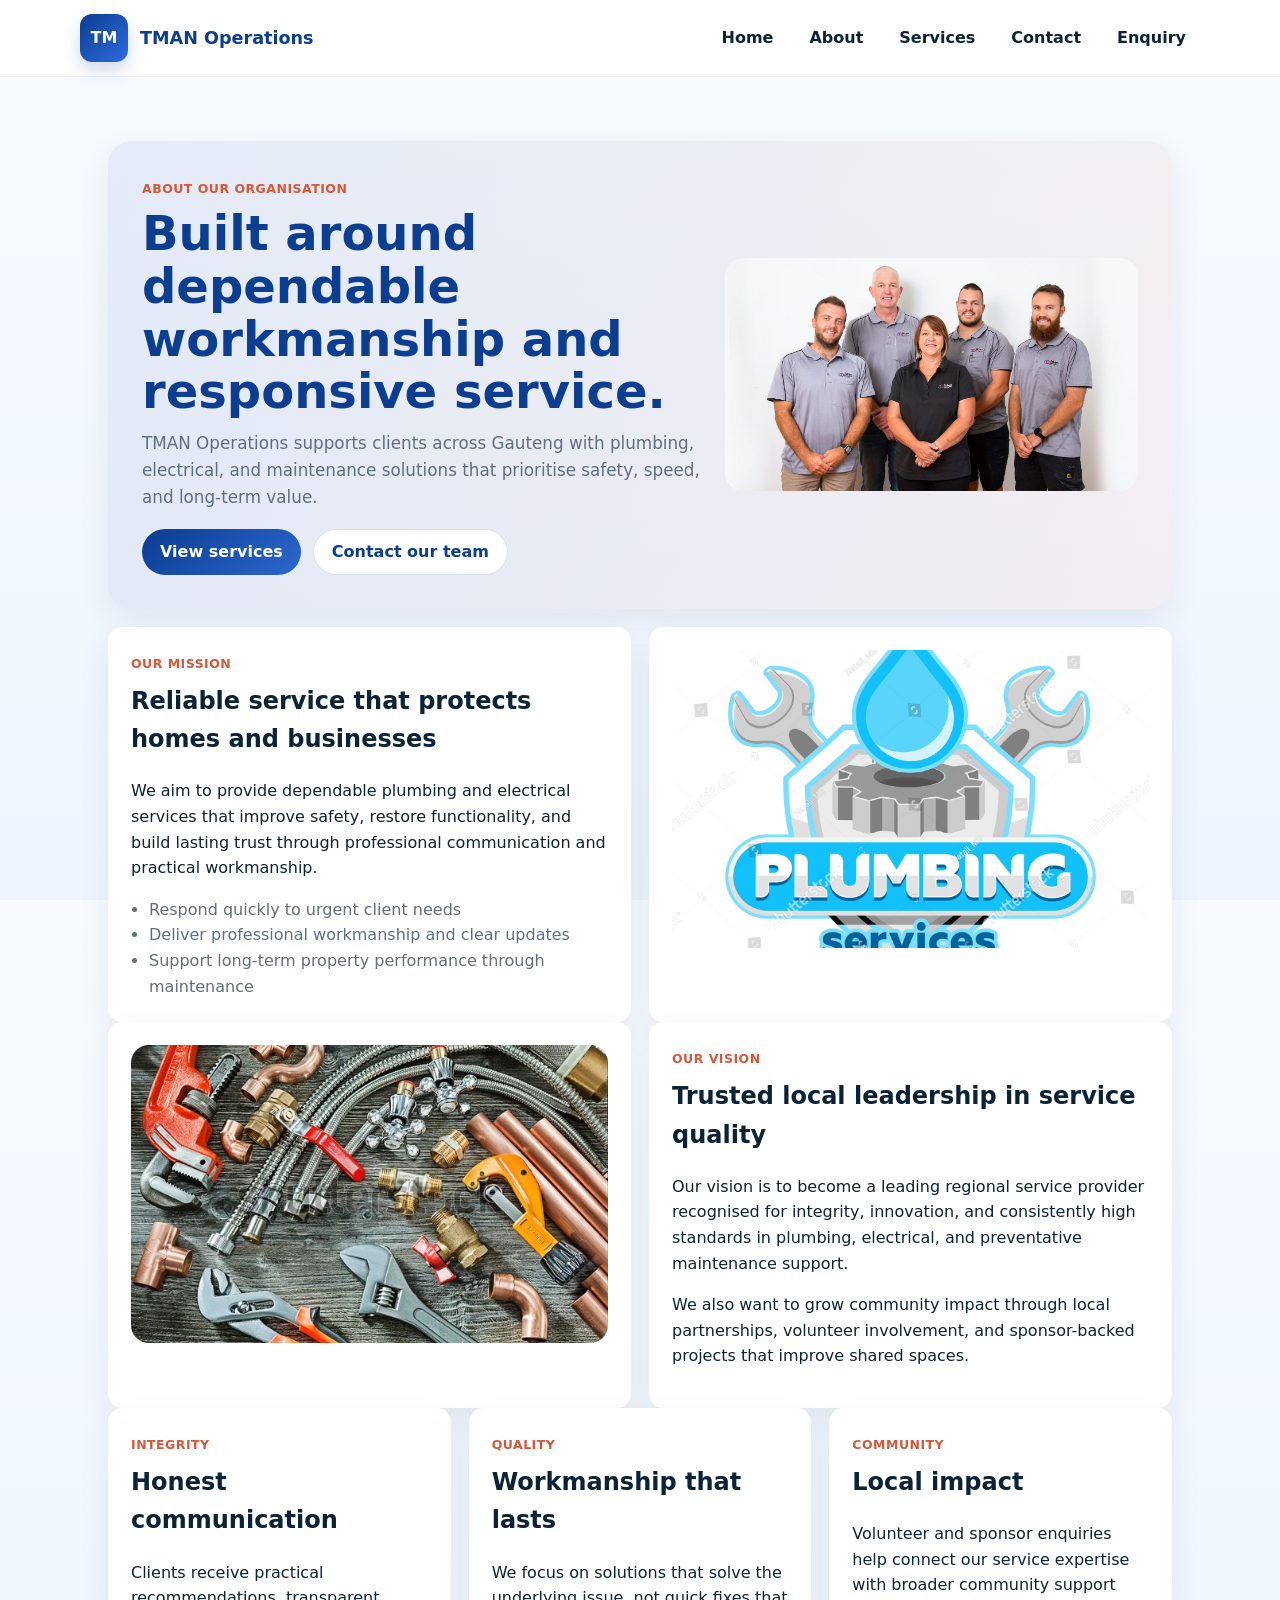
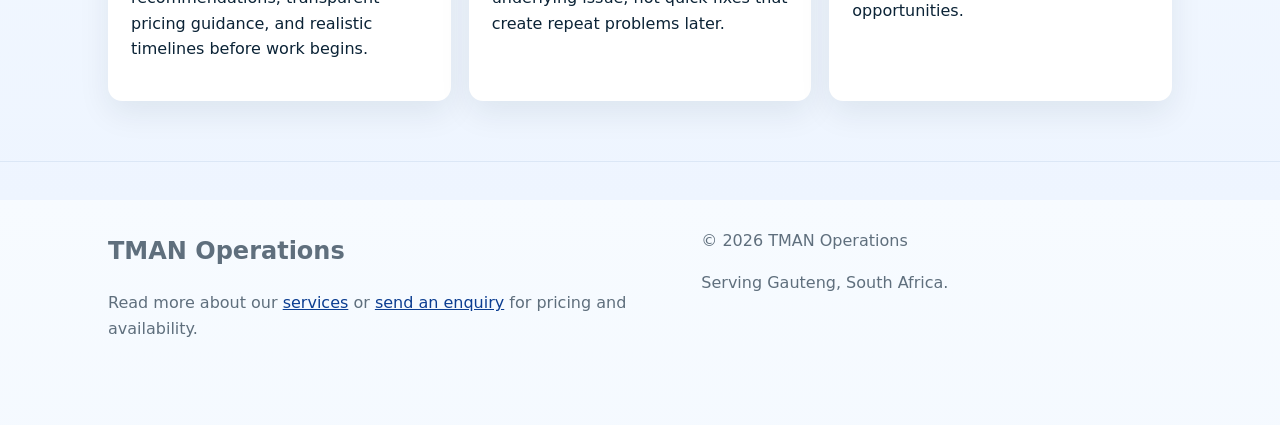
<file: about.html>
<!DOCTYPE html>
<html lang="en">
<head>
    <meta charset="UTF-8">
    <meta name="viewport" content="width=device-width, initial-scale=1.0">
    <title>About TMAN Operations | Mission, Vision, and Community Focus</title>
    <meta name="description" content="Learn about TMAN Operations, our mission, service approach, and commitment to dependable plumbing and electrical support in Gauteng.">
    <meta name="keywords" content="about TMAN Operations, plumbing company Gauteng, electrical maintenance Gauteng, local service provider">
    <meta name="robots" content="index, follow">
    <meta name="theme-color" content="#0b3d91">
    <meta property="og:title" content="About TMAN Operations">
    <meta property="og:description" content="Mission, vision, and service values behind TMAN Operations in Gauteng.">
    <meta property="og:type" content="website">
    <meta property="og:url" content="https://tman-operations.netlify.app/about">
    <meta property="og:image" content="https://tman-operations.netlify.app/adam-plumbing.jpg">
    <meta name="twitter:card" content="summary_large_image">
    <link rel="canonical" href="https://tman-operations.netlify.app/about">
    <link rel="stylesheet" href="CSS/styles.css">
    <link rel="icon" href="favicon.svg" type="image/svg+xml">
</head>
<body>
    <header class="site-header">
        <div class="container header-inner">
            <a class="brand" href="index.html">
                <span class="logo" aria-hidden="true"></span>
                <span class="brand-title">TMAN Operations</span>
            </a>
            <nav class="main-nav" aria-label="Main navigation">
                <a href="index.html">Home</a>
                <a href="about.html" aria-current="page">About</a>
                <a href="service.html">Services</a>
                <a href="contact.html">Contact</a>
                <a href="enquiry.html">Enquiry</a>
            </nav>
        </div>
    </header>

    <main class="site-main">
        <div class="container">
            <section class="hero" data-animate>
                <div>
                    <span class="eyebrow">About our organisation</span>
                    <h1>Built around dependable workmanship and responsive service.</h1>
                    <p>TMAN Operations supports clients across Gauteng with plumbing, electrical, and maintenance solutions that prioritise safety, speed, and long-term value.</p>
                    <div class="hero-actions">
                        <a class="btn" href="service.html">View services</a>
                        <a class="btn btn-secondary" href="contact.html">Contact our team</a>
                    </div>
                </div>
                <div class="hero-media">
                    <img src="adam-plumbing.jpg" alt="TMAN Operations team member on duty" loading="eager" decoding="async">
                </div>
            </section>

            <section class="section-grid">
                <article class="card" data-animate>
                    <span class="eyebrow">Our mission</span>
                    <h2>Reliable service that protects homes and businesses</h2>
                    <p>We aim to provide dependable plumbing and electrical services that improve safety, restore functionality, and build lasting trust through professional communication and practical workmanship.</p>
                    <ul class="check-list">
                        <li>Respond quickly to urgent client needs</li>
                        <li>Deliver professional workmanship and clear updates</li>
                        <li>Support long-term property performance through maintenance</li>
                    </ul>
                </article>

                <article class="card visual-card" data-animate>
                    <img class="responsive" src="plumbing.jpg" alt="TMAN Operations carrying out plumbing service work" loading="lazy" decoding="async">
                </article>
            </section>

            <section class="section-grid">
                <article class="card visual-card" data-animate>
                    <img class="responsive" src="plumbing.tman operations.jpg" alt="TMAN Operations team activity on site" loading="lazy" decoding="async">
                </article>

                <article class="card" data-animate>
                    <span class="eyebrow">Our vision</span>
                    <h2>Trusted local leadership in service quality</h2>
                    <p>Our vision is to become a leading regional service provider recognised for integrity, innovation, and consistently high standards in plumbing, electrical, and preventative maintenance support.</p>
                    <p>We also want to grow community impact through local partnerships, volunteer involvement, and sponsor-backed projects that improve shared spaces.</p>
                </article>
            </section>

            <section class="cards-grid" aria-label="Core values">
                <article class="card" data-animate>
                    <span class="eyebrow">Integrity</span>
                    <h2>Honest communication</h2>
                    <p>Clients receive practical recommendations, transparent pricing guidance, and realistic timelines before work begins.</p>
                </article>
                <article class="card" data-animate>
                    <span class="eyebrow">Quality</span>
                    <h2>Workmanship that lasts</h2>
                    <p>We focus on solutions that solve the underlying issue, not quick fixes that create repeat problems later.</p>
                </article>
                <article class="card" data-animate>
                    <span class="eyebrow">Community</span>
                    <h2>Local impact</h2>
                    <p>Volunteer and sponsor enquiries help connect our service expertise with broader community support opportunities.</p>
                </article>
            </section>
        </div>
    </main>

    <footer class="site-footer">
        <div class="container footer-grid">
            <div>
                <h2>TMAN Operations</h2>
                <p>Read more about our <a href="service.html">services</a> or <a href="enquiry.html">send an enquiry</a> for pricing and availability.</p>
            </div>
            <div>
                <p>© 2026 TMAN Operations</p>
                <p>Serving Gauteng, South Africa.</p>
            </div>
        </div>
    </footer>
    <script src="js/scripts.js" defer></script>
</body>
</html>
</file>
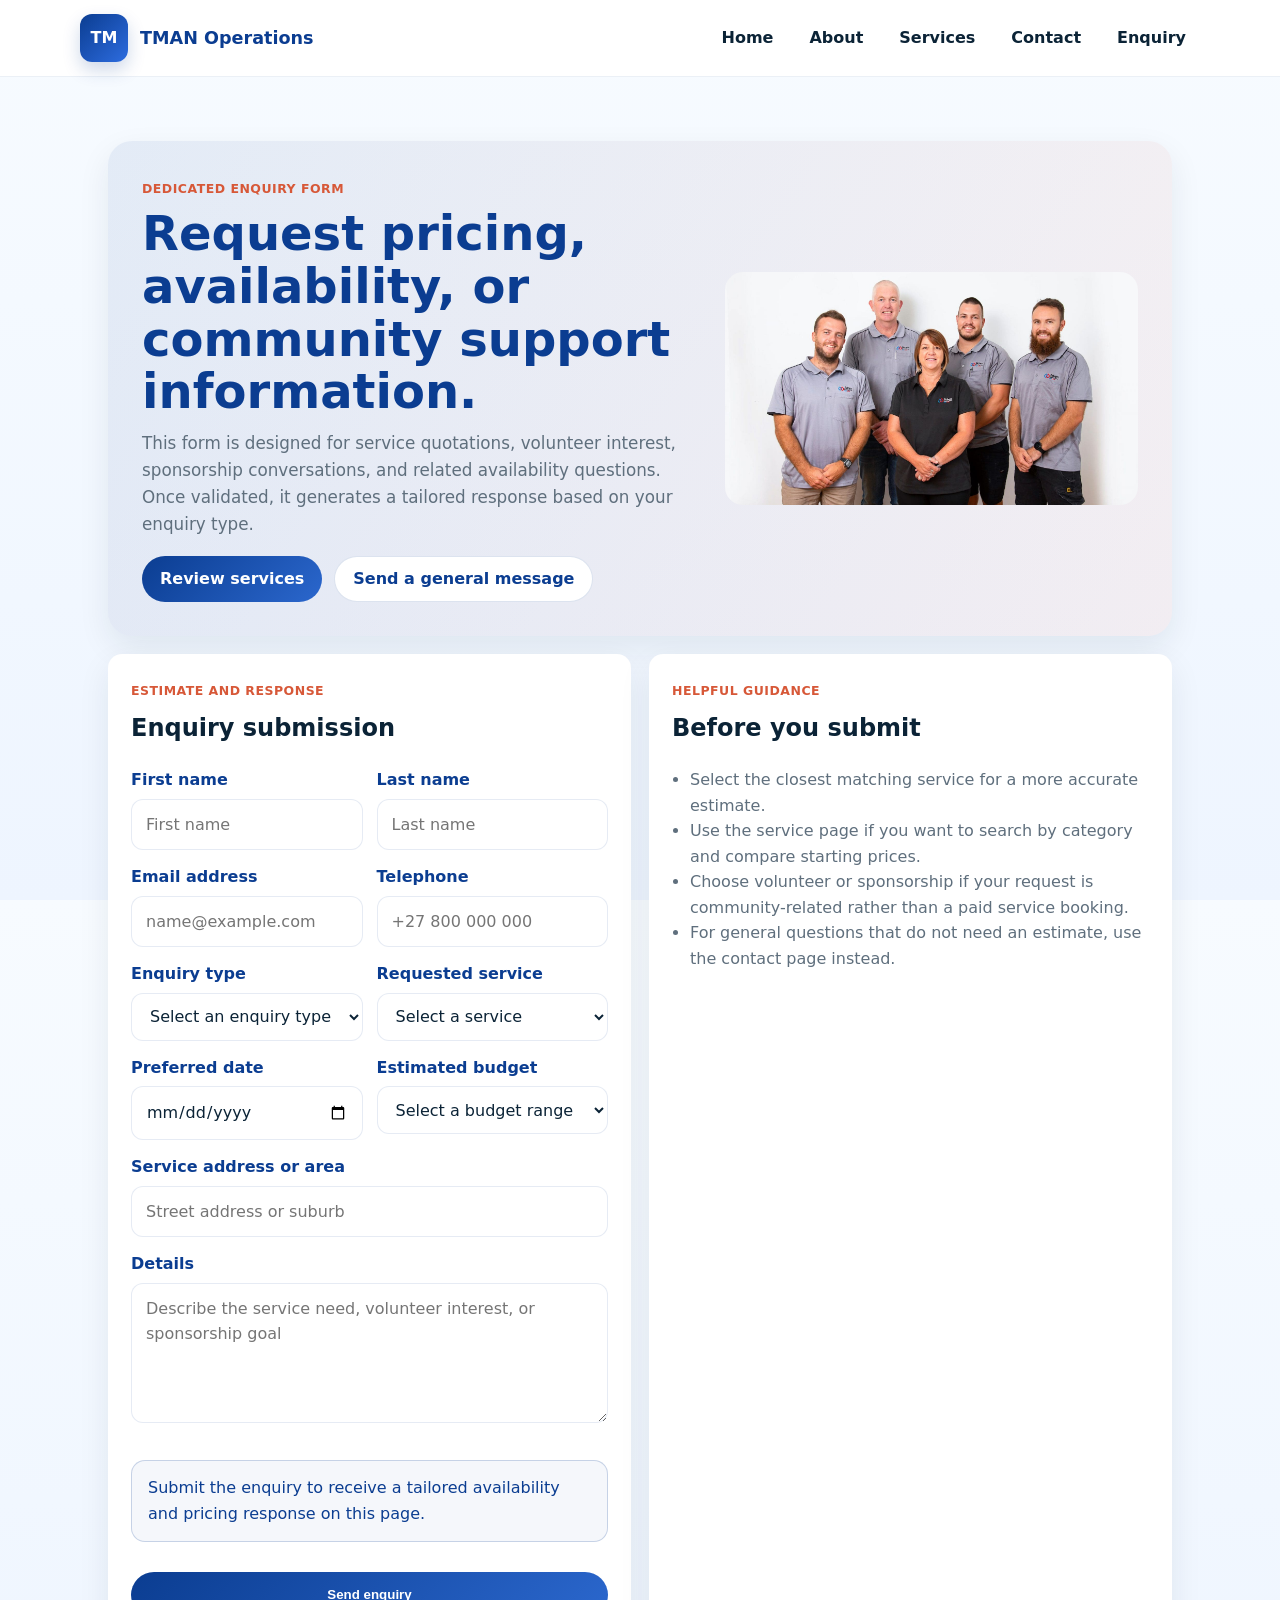
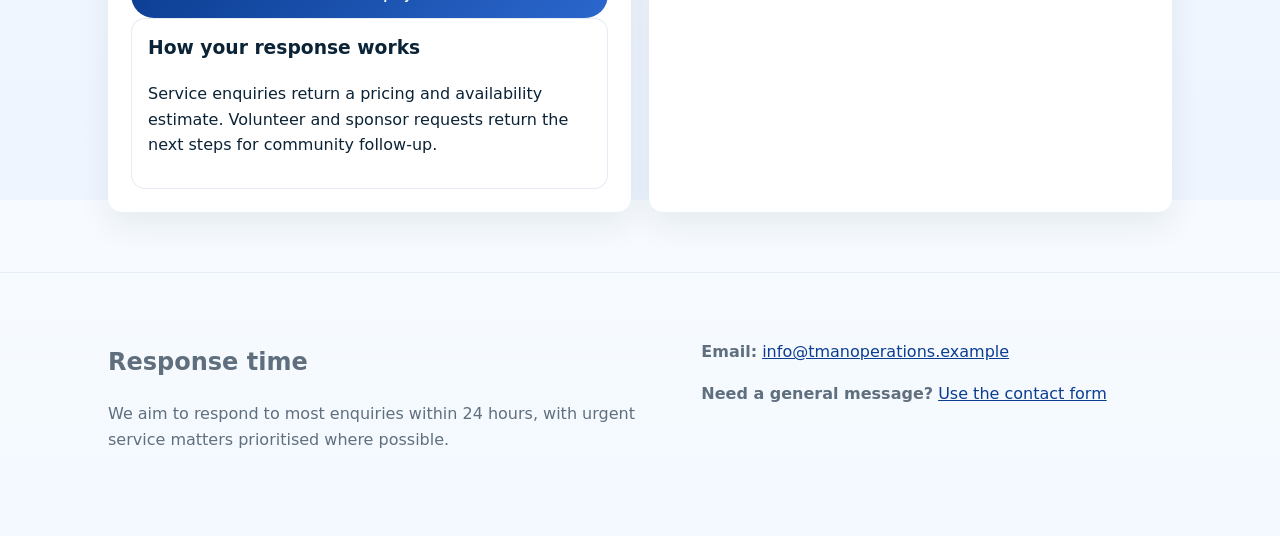
<file: enquiry.html>
<!DOCTYPE html>
<html lang="en">
<head>
    <meta charset="UTF-8">
    <meta name="viewport" content="width=device-width, initial-scale=1.0">
    <title>TMAN Operations Enquiry | Pricing, Availability, Volunteer, and Sponsor Requests</title>
    <meta name="description" content="Send an enquiry to TMAN Operations for service pricing, availability, volunteer opportunities, or sponsorship support.">
    <meta name="keywords" content="service enquiry Gauteng, TMAN Operations enquiry, volunteer request, sponsor enquiry, plumbing quotation">
    <meta name="robots" content="index, follow">
    <meta name="theme-color" content="#0b3d91">
    <meta property="og:title" content="TMAN Operations Enquiry">
    <meta property="og:description" content="Request pricing, availability, volunteer details, or sponsorship information from TMAN Operations.">
    <meta property="og:type" content="website">
    <meta property="og:url" content="https://tman-operations.netlify.app/enquiry">
    <meta property="og:image" content="https://tman-operations.netlify.app/adam-plumbing.jpg">
    <meta name="twitter:card" content="summary_large_image">
    <link rel="canonical" href="https://tman-operations.netlify.app/enquiry">
    <link rel="stylesheet" href="CSS/styles.css">
    <link rel="icon" href="favicon.svg" type="image/svg+xml">
</head>
<body>
    <header class="site-header">
        <div class="container header-inner">
            <a class="brand" href="index.html">
                <span class="logo" aria-hidden="true"></span>
                <span class="brand-title">TMAN Operations</span>
            </a>
            <nav class="main-nav" aria-label="Main navigation">
                <a href="index.html">Home</a>
                <a href="about.html">About</a>
                <a href="service.html">Services</a>
                <a href="contact.html">Contact</a>
                <a href="enquiry.html" aria-current="page">Enquiry</a>
            </nav>
        </div>
    </header>

    <main class="site-main">
        <div class="container">
            <section class="hero" data-animate>
                <div>
                    <span class="eyebrow">Dedicated enquiry form</span>
                    <h1>Request pricing, availability, or community support information.</h1>
                    <p>This form is designed for service quotations, volunteer interest, sponsorship conversations, and related availability questions. Once validated, it generates a tailored response based on your enquiry type.</p>
                    <div class="hero-actions">
                        <a class="btn" href="service.html">Review services</a>
                        <a class="btn btn-secondary" href="contact.html">Send a general message</a>
                    </div>
                </div>
                <div class="hero-media">
                    <img src="adam-plumbing.jpg" alt="TMAN Operations representative ready to help with enquiries" loading="eager" decoding="async">
                </div>
            </section>

            <section class="section-grid">
                <article class="card" data-animate>
                    <span class="eyebrow">Estimate and response</span>
                    <h2>Enquiry submission</h2>
                    <form
                        id="enquiryForm"
                        class="contact-form"
                        name="enquiry"
                        action="/"
                        method="post"
                        data-netlify="true"
                        netlify-honeypot="bot-field"
                    >
                        <input type="hidden" name="form-name" value="enquiry">
                        <p hidden>
                            <label>Do not fill this out: <input name="bot-field"></label>
                        </p>

                        <div class="contact-grid">
                            <div>
                                <label for="eFirst">First name</label>
                                <input id="eFirst" name="firstName" type="text" required placeholder="First name" autocomplete="given-name">
                            </div>
                            <div>
                                <label for="eLast">Last name</label>
                                <input id="eLast" name="lastName" type="text" required placeholder="Last name" autocomplete="family-name">
                            </div>
                            <div>
                                <label for="eEmail">Email address</label>
                                <input id="eEmail" name="email" type="email" required placeholder="name@example.com" autocomplete="email">
                            </div>
                            <div>
                                <label for="eTel">Telephone</label>
                                <input id="eTel" name="telephone" type="tel" required placeholder="+27 800 000 000" autocomplete="tel" data-validate="phone">
                            </div>
                            <div>
                                <label for="eType">Enquiry type</label>
                                <select id="eType" name="type" required>
                                    <option value="">Select an enquiry type</option>
                                    <option value="service">Service quote</option>
                                    <option value="volunteer">Volunteer</option>
                                    <option value="sponsor">Sponsorship</option>
                                </select>
                            </div>
                            <div>
                                <label for="requestedService">Requested service</label>
                                <select id="requestedService" name="requestedService">
                                    <option value="">Loading available services...</option>
                                </select>
                            </div>
                            <div>
                                <label for="preferredDate">Preferred date</label>
                                <input id="preferredDate" name="preferredDate" type="date" data-future-date="true">
                            </div>
                            <div>
                                <label for="budget">Estimated budget</label>
                                <select id="budget" name="budget">
                                    <option value="">Select a budget range</option>
                                    <option value="Under R500">Under R500</option>
                                    <option value="R500 - R1500">R500 - R1500</option>
                                    <option value="R1500 - R3000">R1500 - R3000</option>
                                    <option value="R3000+">R3000+</option>
                                </select>
                            </div>
                            <div class="full-width">
                                <label for="eAddress">Service address or area</label>
                                <input id="eAddress" name="address" type="text" required placeholder="Street address or suburb">
                            </div>
                            <div class="full-width">
                                <label for="eDetails">Details</label>
                                <textarea id="eDetails" name="details" required data-minlength="15" placeholder="Describe the service need, volunteer interest, or sponsorship goal"></textarea>
                            </div>
                        </div>

                        <p class="form-status status-info" aria-live="polite">Submit the enquiry to receive a tailored availability and pricing response on this page.</p>
                        <input type="submit" value="Send enquiry" data-label="Send enquiry">
                    </form>
                    <div id="enquiryResult" class="result-panel" aria-live="polite">
                        <h3>How your response works</h3>
                        <p>Service enquiries return a pricing and availability estimate. Volunteer and sponsor requests return the next steps for community follow-up.</p>
                    </div>
                </article>

                <article class="card" data-animate>
                    <span class="eyebrow">Helpful guidance</span>
                    <h2>Before you submit</h2>
                    <ul class="check-list">
                        <li>Select the closest matching service for a more accurate estimate.</li>
                        <li>Use the service page if you want to search by category and compare starting prices.</li>
                        <li>Choose volunteer or sponsorship if your request is community-related rather than a paid service booking.</li>
                        <li>For general questions that do not need an estimate, use the contact page instead.</li>
                    </ul>
                </article>
            </section>
        </div>
    </main>

    <footer class="site-footer">
        <div class="container footer-grid">
            <div>
                <h2>Response time</h2>
                <p>We aim to respond to most enquiries within 24 hours, with urgent service matters prioritised where possible.</p>
            </div>
            <div>
                <p><strong>Email:</strong> <a href="mailto:info@tmanoperations.example">info@tmanoperations.example</a></p>
                <p><strong>Need a general message?</strong> <a href="contact.html">Use the contact form</a></p>
            </div>
        </div>
    </footer>
    <script src="js/scripts.js" defer></script>
</body>
</html>
</file>
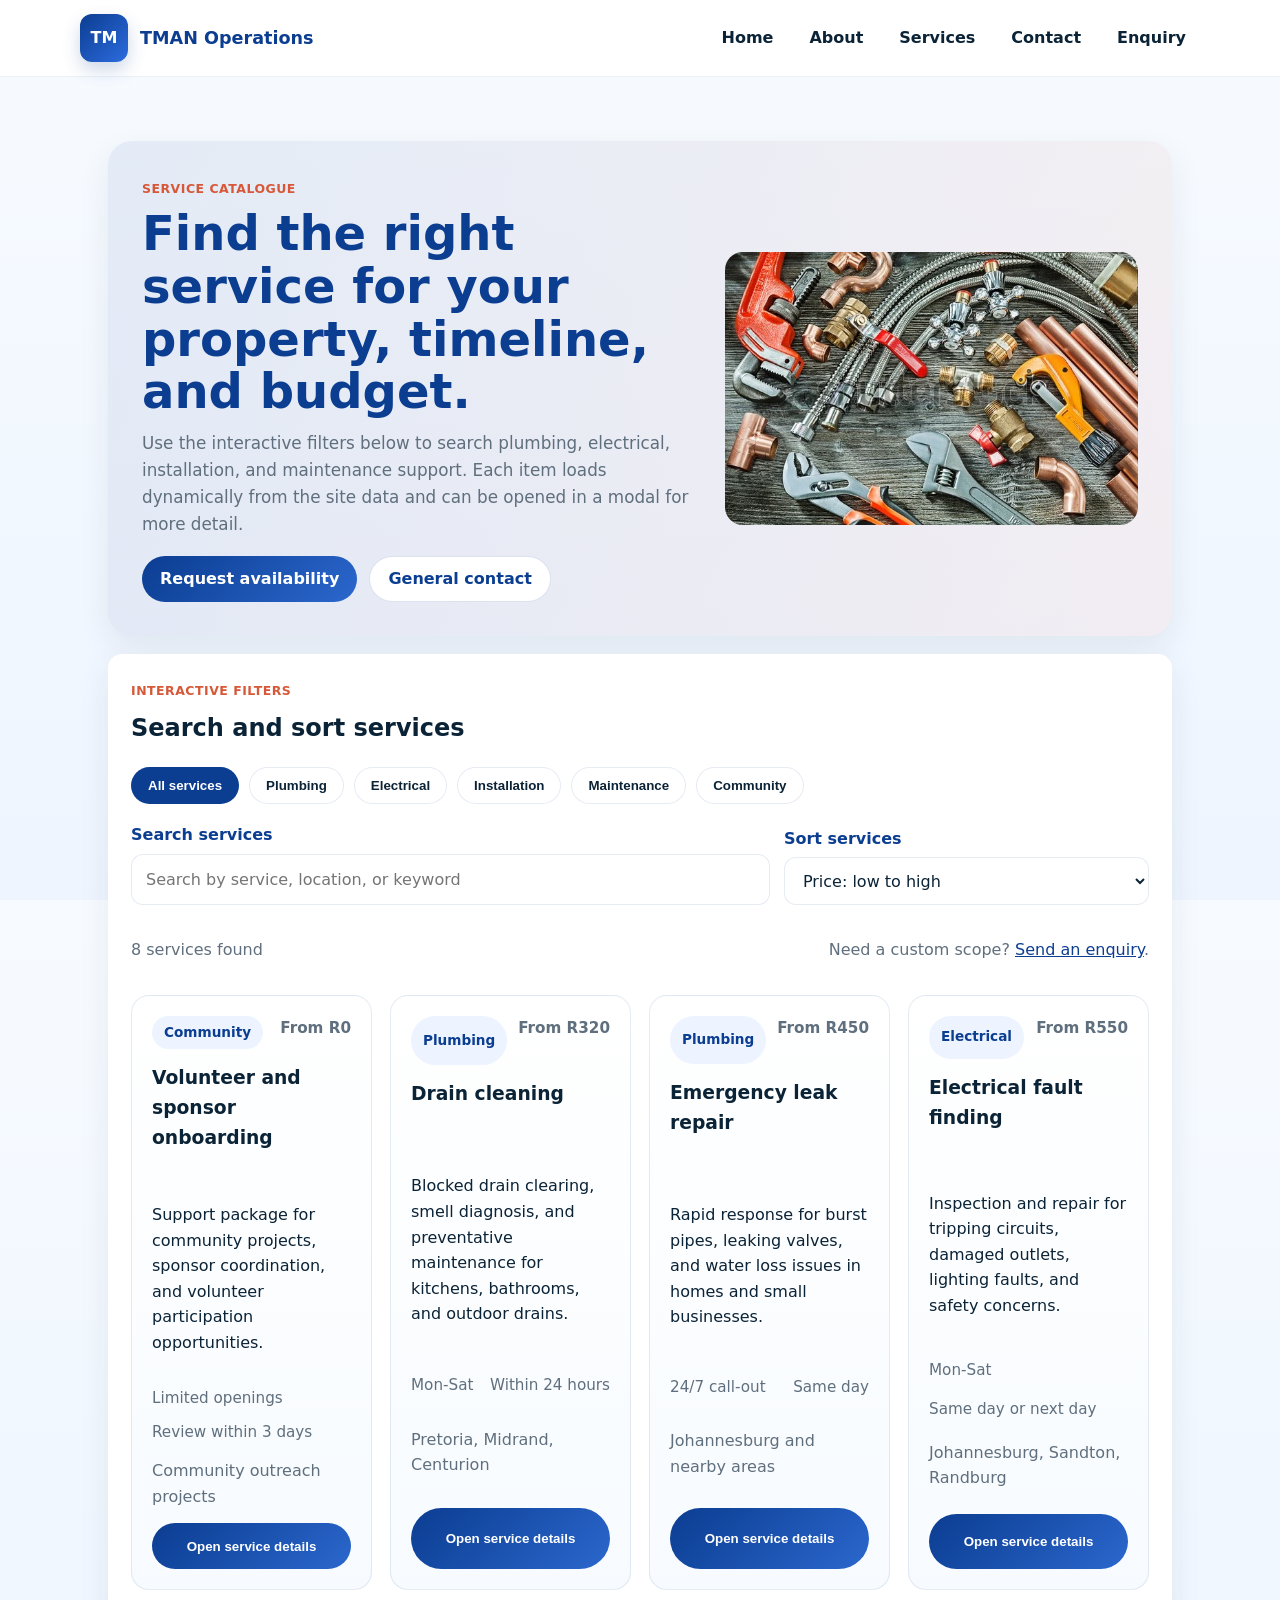
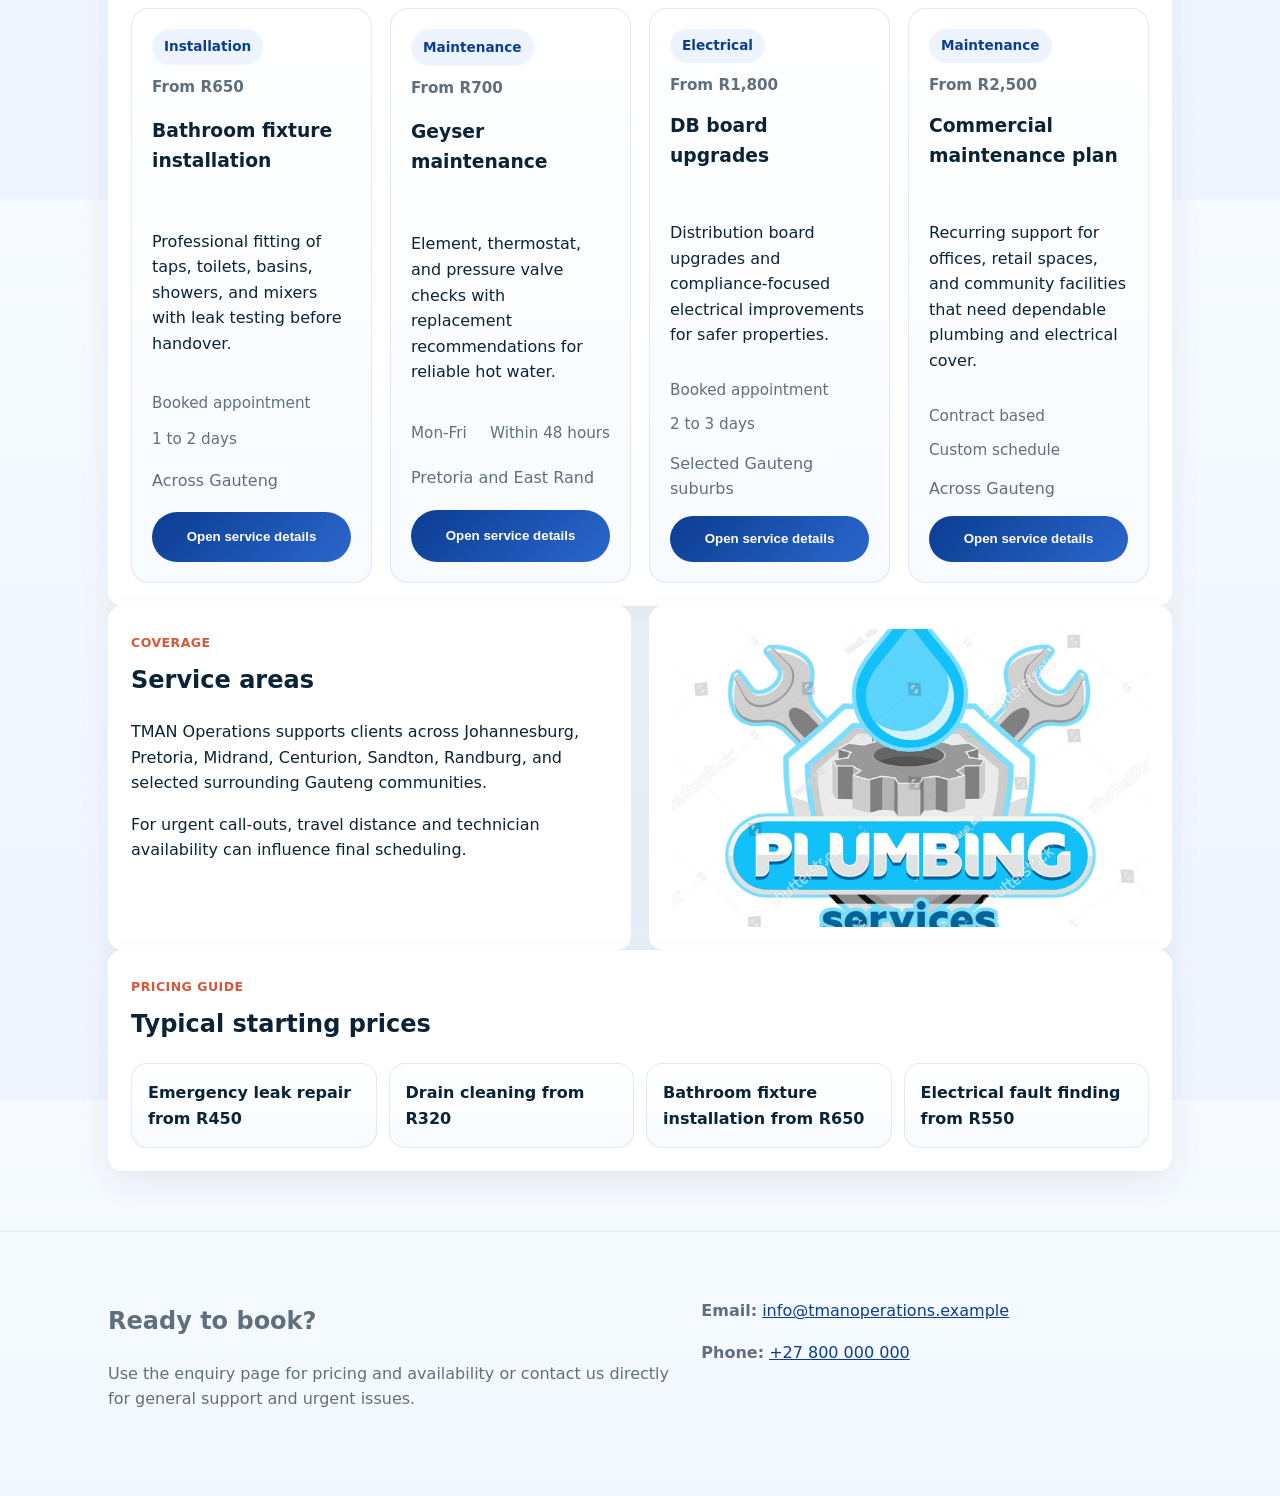
<file: service.html>
<!DOCTYPE html>
<html lang="en">
<head>
    <meta charset="UTF-8">
    <meta name="viewport" content="width=device-width, initial-scale=1.0">
    <title>TMAN Operations Services | Search Plumbing, Electrical, and Maintenance Work</title>
    <meta name="description" content="Browse TMAN Operations services, search by keyword, filter by category, sort by price, and request availability for plumbing and electrical work in Gauteng.">
    <meta name="keywords" content="plumbing services Gauteng, electrical services Gauteng, emergency plumber, drain cleaning, maintenance plans">
    <meta name="robots" content="index, follow">
    <meta name="theme-color" content="#0b3d91">
    <meta property="og:title" content="TMAN Operations Services">
    <meta property="og:description" content="Search plumbing, electrical, installation, and maintenance services from TMAN Operations.">
    <meta property="og:type" content="website">
    <meta property="og:url" content="https://tman-operations.netlify.app/services">
    <meta property="og:image" content="https://tman-operations.netlify.app/plumbing.tman%20operations.jpg">
    <meta name="twitter:card" content="summary_large_image">
    <link rel="canonical" href="https://tman-operations.netlify.app/services">
    <link rel="stylesheet" href="CSS/styles.css">
    <link rel="icon" href="favicon.svg" type="image/svg+xml">
</head>
<body>
    <header class="site-header">
        <div class="container header-inner">
            <a class="brand" href="index.html">
                <span class="logo" aria-hidden="true"></span>
                <span class="brand-title">TMAN Operations</span>
            </a>
            <nav class="main-nav" aria-label="Main navigation">
                <a href="index.html">Home</a>
                <a href="about.html">About</a>
                <a href="service.html" aria-current="page">Services</a>
                <a href="contact.html">Contact</a>
                <a href="enquiry.html">Enquiry</a>
            </nav>
        </div>
    </header>

    <main class="site-main">
        <div class="container">
            <section class="hero" data-animate>
                <div>
                    <span class="eyebrow">Service catalogue</span>
                    <h1>Find the right service for your property, timeline, and budget.</h1>
                    <p>Use the interactive filters below to search plumbing, electrical, installation, and maintenance support. Each item loads dynamically from the site data and can be opened in a modal for more detail.</p>
                    <div class="hero-actions">
                        <a class="btn" href="enquiry.html">Request availability</a>
                        <a class="btn btn-secondary" href="contact.html">General contact</a>
                    </div>
                </div>
                <div class="hero-media">
                    <img src="plumbing.tman operations.jpg" alt="TMAN Operations service team working in the field" loading="eager" decoding="async">
                </div>
            </section>

            <section class="card" data-animate>
                <span class="eyebrow">Interactive filters</span>
                <h2>Search and sort services</h2>
                <div class="tabs" aria-label="Service categories">
                    <button class="tab-button is-active" type="button" data-category-filter="all">All services</button>
                    <button class="tab-button" type="button" data-category-filter="plumbing">Plumbing</button>
                    <button class="tab-button" type="button" data-category-filter="electrical">Electrical</button>
                    <button class="tab-button" type="button" data-category-filter="installation">Installation</button>
                    <button class="tab-button" type="button" data-category-filter="maintenance">Maintenance</button>
                    <button class="tab-button" type="button" data-category-filter="community">Community</button>
                </div>

                <div class="service-toolbar">
                    <div>
                        <label for="search">Search services</label>
                        <input id="search" type="search" placeholder="Search by service, location, or keyword">
                    </div>
                    <div>
                        <label for="sortServices">Sort services</label>
                        <select id="sortServices">
                            <option value="price-asc">Price: low to high</option>
                            <option value="price-desc">Price: high to low</option>
                            <option value="title-asc">Title: A to Z</option>
                        </select>
                    </div>
                </div>

                <div class="service-results-meta">
                    <p id="resultsCount">Loading services...</p>
                    <p>Need a custom scope? <a href="enquiry.html">Send an enquiry</a>.</p>
                </div>

                <div id="servicesList" class="service-grid" aria-live="polite"></div>
            </section>

            <section class="section-grid">
                <article class="card" data-animate>
                    <span class="eyebrow">Coverage</span>
                    <h2>Service areas</h2>
                    <p>TMAN Operations supports clients across Johannesburg, Pretoria, Midrand, Centurion, Sandton, Randburg, and selected surrounding Gauteng communities.</p>
                    <p>For urgent call-outs, travel distance and technician availability can influence final scheduling.</p>
                </article>

                <article class="card visual-card" data-animate>
                    <img class="responsive" src="plumbing.jpg" alt="Technician reviewing service needs at a client property" loading="lazy" decoding="async">
                </article>
            </section>

            <section class="card" data-animate>
                <span class="eyebrow">Pricing guide</span>
                <h2>Typical starting prices</h2>
                <ul class="services">
                    <li>Emergency leak repair from R450</li>
                    <li>Drain cleaning from R320</li>
                    <li>Bathroom fixture installation from R650</li>
                    <li>Electrical fault finding from R550</li>
                </ul>
            </section>
        </div>
    </main>

    <footer class="site-footer">
        <div class="container footer-grid">
            <div>
                <h2>Ready to book?</h2>
                <p>Use the enquiry page for pricing and availability or contact us directly for general support and urgent issues.</p>
            </div>
            <div>
                <p><strong>Email:</strong> <a href="mailto:info@tmanoperations.example">info@tmanoperations.example</a></p>
                <p><strong>Phone:</strong> <a href="tel:+27800000000">+27 800 000 000</a></p>
            </div>
        </div>
    </footer>

    <div id="siteModal" class="modal" aria-hidden="true" role="dialog" aria-labelledby="modalTitle">
        <div class="modal-panel">
            <button id="modalClose" class="modal-close" type="button" aria-label="Close service details">×</button>
            <h2 id="modalTitle">Service details</h2>
            <div id="modalBody"></div>
        </div>
    </div>
    <script src="js/scripts.js" defer></script>
</body>
</html>
</file>
<file: CSS/styles.css>
:root {
  --bg: #f6fbff;
  --surface: #ffffff;
  --surface-muted: #edf4ff;
  --primary: #0b3d91;
  --primary-dark: #082c69;
  --accent: #ff7a59;
  --accent-dark: #d75838;
  --text: #0b2336;
  --muted: #5f6f7d;
  --border: rgba(11, 61, 145, 0.1);
  --success: #0f7b4d;
  --error: #b42318;
  --info: #0b3d91;
  --radius: 14px;
  --shadow: 0 12px 32px rgba(11, 35, 54, 0.08);
}

* {
  box-sizing: border-box;
}

html,
body {
  height: 100%;
}

html {
  scroll-behavior: smooth;
}

body {
  margin: 0;
  font-family: system-ui, -apple-system, BlinkMacSystemFont, "Segoe UI", sans-serif;
  background: linear-gradient(180deg, #f7fbff 0%, #eef5ff 100%);
  color: var(--text);
  line-height: 1.6;
  -webkit-font-smoothing: antialiased;
  -moz-osx-font-smoothing: grayscale;
}

body.modal-open {
  overflow: hidden;
}

a {
  color: var(--primary);
}

img {
  max-width: 100%;
}

.container {
  max-width: 1120px;
  margin: 0 auto;
  padding: 28px;
}

.site-header {
  position: sticky;
  top: 0;
  z-index: 20;
  background: rgba(255, 255, 255, 0.92);
  border-bottom: 1px solid rgba(11, 61, 145, 0.08);
  backdrop-filter: blur(10px);
}

.header-inner {
  display: flex;
  align-items: center;
  justify-content: space-between;
  gap: 16px;
  padding: 14px 0;
}

.brand {
  display: flex;
  align-items: center;
  gap: 12px;
  text-decoration: none;
  color: var(--primary);
}

.brand .logo {
  width: 48px;
  height: 48px;
  border-radius: 12px;
  background: linear-gradient(135deg, var(--primary), #2d6cdf);
  display: inline-flex;
  align-items: center;
  justify-content: center;
  box-shadow: 0 8px 18px rgba(11, 61, 145, 0.2);
}

.brand .logo::before {
  content: "TM";
  color: #fff;
  font-weight: 700;
}

.brand-title {
  margin: 0;
  font-size: 1.1rem;
  font-weight: 700;
}

.main-nav {
  display: flex;
  flex-wrap: wrap;
  gap: 8px;
  align-items: center;
}

.main-nav a {
  padding: 10px 14px;
  border-radius: 999px;
  text-decoration: none;
  color: var(--text);
  font-weight: 600;
}

.main-nav a:hover,
.main-nav a:focus-visible {
  background: rgba(11, 61, 145, 0.08);
  color: var(--primary);
}

.site-main {
  padding: 18px 0 32px;
}

.hero {
  display: grid;
  grid-template-columns: 1.15fr 0.85fr;
  gap: 24px;
  align-items: center;
  background: linear-gradient(120deg, rgba(11, 61, 145, 0.08), rgba(255, 122, 89, 0.08));
  padding: 34px;
  border-radius: 24px;
  box-shadow: var(--shadow);
  margin: 18px 0;
  overflow: hidden;
}

.hero h1 {
  margin: 0 0 12px;
  font-size: clamp(2rem, 4vw, 3rem);
  line-height: 1.1;
  color: var(--primary);
}

.hero p {
  margin: 0 0 16px;
  color: var(--muted);
  font-size: 1.05rem;
}

.hero-actions {
  display: flex;
  flex-wrap: wrap;
  gap: 12px;
  margin-top: 18px;
}

.hero-media img,
.responsive {
  display: block;
  width: 100%;
  height: auto;
  border-radius: 18px;
  object-fit: cover;
}

.hero-stats {
  display: grid;
  grid-template-columns: repeat(3, minmax(0, 1fr));
  gap: 12px;
  margin-top: 22px;
}

.stat-card {
  padding: 16px;
  border-radius: 16px;
  background: rgba(255, 255, 255, 0.88);
  border: 1px solid rgba(255, 255, 255, 0.7);
}

.stat-card strong {
  display: block;
  font-size: 1.4rem;
  color: var(--primary);
}

.section-grid,
.cards-grid,
.service-grid {
  display: grid;
  gap: 18px;
}

.section-grid {
  grid-template-columns: repeat(2, minmax(0, 1fr));
}

.cards-grid,
.service-grid {
  grid-template-columns: repeat(auto-fit, minmax(240px, 1fr));
}

.card {
  background: var(--surface);
  padding: 22px;
  border-radius: var(--radius);
  box-shadow: var(--shadow);
  border: 1px solid rgba(255, 255, 255, 0.7);
}

.card h2,
.card h3 {
  margin-top: 0;
}

.eyebrow {
  display: inline-block;
  margin-bottom: 8px;
  color: var(--accent-dark);
  font-weight: 700;
  letter-spacing: 0.04em;
  text-transform: uppercase;
  font-size: 0.78rem;
}

.pill {
  display: inline-flex;
  align-items: center;
  gap: 8px;
  padding: 6px 12px;
  border-radius: 999px;
  background: var(--surface-muted);
  color: var(--primary);
  font-size: 0.85rem;
  font-weight: 700;
}

.btn,
button.btn,
input[type="submit"] {
  display: inline-flex;
  align-items: center;
  justify-content: center;
  gap: 8px;
  min-height: 46px;
  padding: 0 18px;
  border-radius: 999px;
  border: none;
  background: linear-gradient(135deg, var(--primary), #2b67cd);
  color: #fff;
  text-decoration: none;
  font-weight: 700;
  cursor: pointer;
  transition: transform 0.25s ease, box-shadow 0.25s ease, opacity 0.25s ease;
}

.btn:hover,
.btn:focus-visible,
input[type="submit"]:hover,
input[type="submit"]:focus-visible {
  transform: translateY(-1px);
  box-shadow: 0 12px 20px rgba(11, 61, 145, 0.2);
}

.btn-secondary {
  background: #fff;
  color: var(--primary);
  border: 1px solid rgba(11, 61, 145, 0.14);
}

.inline-link {
  font-weight: 700;
}

.feature-list,
.check-list,
.services {
  margin: 0;
  padding-left: 18px;
  color: var(--muted);
}

.services {
  display: grid;
  grid-template-columns: repeat(auto-fit, minmax(220px, 1fr));
  gap: 12px;
  padding-left: 0;
  list-style: none;
}

.services li {
  padding: 16px;
  border-radius: 16px;
  background: linear-gradient(180deg, #fff, #f7fbff);
  border: 1px solid var(--border);
  color: var(--text);
  font-weight: 600;
}

.tabs {
  display: flex;
  flex-wrap: wrap;
  gap: 10px;
  margin-bottom: 18px;
}

.tab-button {
  padding: 10px 16px;
  border-radius: 999px;
  border: 1px solid var(--border);
  background: #fff;
  color: var(--text);
  cursor: pointer;
  font-weight: 700;
}

.tab-button.is-active,
.tab-button:hover,
.tab-button:focus-visible {
  background: var(--primary);
  color: #fff;
  border-color: transparent;
}

.service-toolbar {
  display: grid;
  grid-template-columns: 1.4fr 0.8fr;
  gap: 14px;
  align-items: end;
  margin-bottom: 14px;
}

.service-toolbar label,
.contact-form label {
  display: block;
  margin-bottom: 6px;
  color: var(--primary);
  font-weight: 700;
}

.service-toolbar input,
.service-toolbar select,
.contact-form input[type="text"],
.contact-form input[type="email"],
.contact-form input[type="tel"],
.contact-form input[type="date"],
.contact-form select,
.contact-form textarea {
  width: 100%;
  min-height: 48px;
  padding: 12px 14px;
  border-radius: 12px;
  border: 1px solid var(--border);
  background: #fff;
  color: var(--text);
  font: inherit;
}

.contact-form textarea {
  min-height: 140px;
  resize: vertical;
}

.service-results-meta {
  display: flex;
  justify-content: space-between;
  gap: 12px;
  align-items: center;
  margin: 16px 0;
  color: var(--muted);
}

.service-card {
  display: grid;
  gap: 14px;
  padding: 20px;
  border-radius: 18px;
  background: linear-gradient(180deg, #fff, #f7fbff);
  border: 1px solid var(--border);
}

.service-card-top,
.service-meta {
  display: flex;
  justify-content: space-between;
  gap: 10px;
  flex-wrap: wrap;
  color: var(--muted);
  font-size: 0.95rem;
}

.service-location {
  margin: 0;
  color: var(--muted);
}

.visual-card img {
  aspect-ratio: 16 / 10;
}

.gallery {
  display: grid;
  grid-template-columns: repeat(auto-fit, minmax(180px, 1fr));
  gap: 14px;
}

.gallery-item {
  width: 100%;
  aspect-ratio: 4 / 3;
  object-fit: cover;
  border-radius: 18px;
  cursor: pointer;
  transition: transform 0.25s ease, box-shadow 0.25s ease;
}

.gallery-item:hover,
.gallery-item:focus-visible {
  transform: translateY(-4px);
  box-shadow: 0 14px 30px rgba(11, 35, 54, 0.14);
}

.accordion {
  display: grid;
  gap: 10px;
}

.accordion-toggle {
  width: 100%;
  padding: 16px;
  border: 1px solid var(--border);
  border-radius: 16px;
  text-align: left;
  background: #fff;
  color: var(--text);
  cursor: pointer;
  font-weight: 700;
}

.accordion-toggle.active {
  background: var(--surface-muted);
  color: var(--primary);
}

.accordion-panel {
  padding: 0 16px 8px;
  max-height: 0;
  overflow: hidden;
  color: var(--muted);
  transition: max-height 0.3s ease;
}

.status-message,
.form-status,
.result-panel,
.map-caption {
  padding: 14px 16px;
  border-radius: 14px;
  background: #fff;
  border: 1px solid var(--border);
}

.status-info {
  color: var(--info);
  border-color: rgba(11, 61, 145, 0.2);
  background: rgba(11, 61, 145, 0.04);
}

.status-success {
  color: var(--success);
  border-color: rgba(15, 123, 77, 0.24);
  background: rgba(15, 123, 77, 0.06);
}

.status-error {
  color: var(--error);
  border-color: rgba(180, 35, 24, 0.22);
  background: rgba(180, 35, 24, 0.05);
}

.contact-form {
  display: grid;
  gap: 14px;
}

.contact-grid {
  display: grid;
  grid-template-columns: repeat(2, minmax(0, 1fr));
  gap: 14px;
}

.full-width {
  grid-column: 1 / -1;
}

.field-error {
  margin: -4px 0 0;
  color: var(--error);
  font-size: 0.92rem;
}

[aria-invalid="true"] {
  border-color: rgba(180, 35, 24, 0.4) !important;
  box-shadow: 0 0 0 3px rgba(180, 35, 24, 0.08);
}

#map {
  height: 340px;
  width: 100%;
  border-radius: 18px;
  overflow: hidden;
}

.footer-grid {
  display: grid;
  grid-template-columns: 1.1fr 0.9fr;
  gap: 18px;
  align-items: start;
}

.site-footer {
  padding: 22px 0 40px;
  border-top: 1px solid rgba(11, 61, 145, 0.08);
  color: var(--muted);
}

.lightbox,
.modal {
  position: fixed;
  inset: 0;
  display: none;
  align-items: center;
  justify-content: center;
  padding: 20px;
  background: rgba(5, 16, 32, 0.82);
  z-index: 1000;
}

.lightbox.is-open,
.modal.is-open {
  display: flex;
}

.lightbox-content,
.modal-panel {
  position: relative;
  width: min(920px, 100%);
  padding: 22px;
  border-radius: 24px;
  background: #fff;
  box-shadow: 0 24px 48px rgba(0, 0, 0, 0.25);
}

.lightbox-content img {
  max-height: 75vh;
  width: 100%;
  object-fit: contain;
  border-radius: 16px;
  background: #f6fbff;
}

.lightbox-close,
.modal-close {
  position: absolute;
  top: 12px;
  right: 12px;
  width: 42px;
  height: 42px;
  border: none;
  border-radius: 999px;
  background: rgba(11, 61, 145, 0.08);
  color: var(--primary);
  font-size: 1.4rem;
  cursor: pointer;
}

.lightbox-caption {
  margin: 14px 0 0;
  color: var(--muted);
}

[data-animate] {
  opacity: 0;
  transform: translateY(20px);
  transition: opacity 0.6s ease, transform 0.6s ease;
}

[data-animate].is-visible {
  opacity: 1;
  transform: translateY(0);
}

.show-focus :focus-visible {
  outline: 3px solid rgba(11, 61, 145, 0.24);
  outline-offset: 2px;
}

@media (max-width: 900px) {
  .hero,
  .section-grid,
  .footer-grid,
  .service-toolbar,
  .contact-grid {
    grid-template-columns: 1fr;
  }

  .hero-stats {
    grid-template-columns: 1fr;
  }
}

@media (max-width: 720px) {
  .container {
    padding: 20px;
  }

  .header-inner {
    align-items: flex-start;
    flex-direction: column;
  }

  .hero {
    padding: 24px;
  }

  .main-nav {
    width: 100%;
  }

  .main-nav a {
    padding: 8px 12px;
  }

  .card,
  .lightbox-content,
  .modal-panel {
    padding: 18px;
  }

  .service-results-meta {
    flex-direction: column;
    align-items: flex-start;
  }
}
</file>
